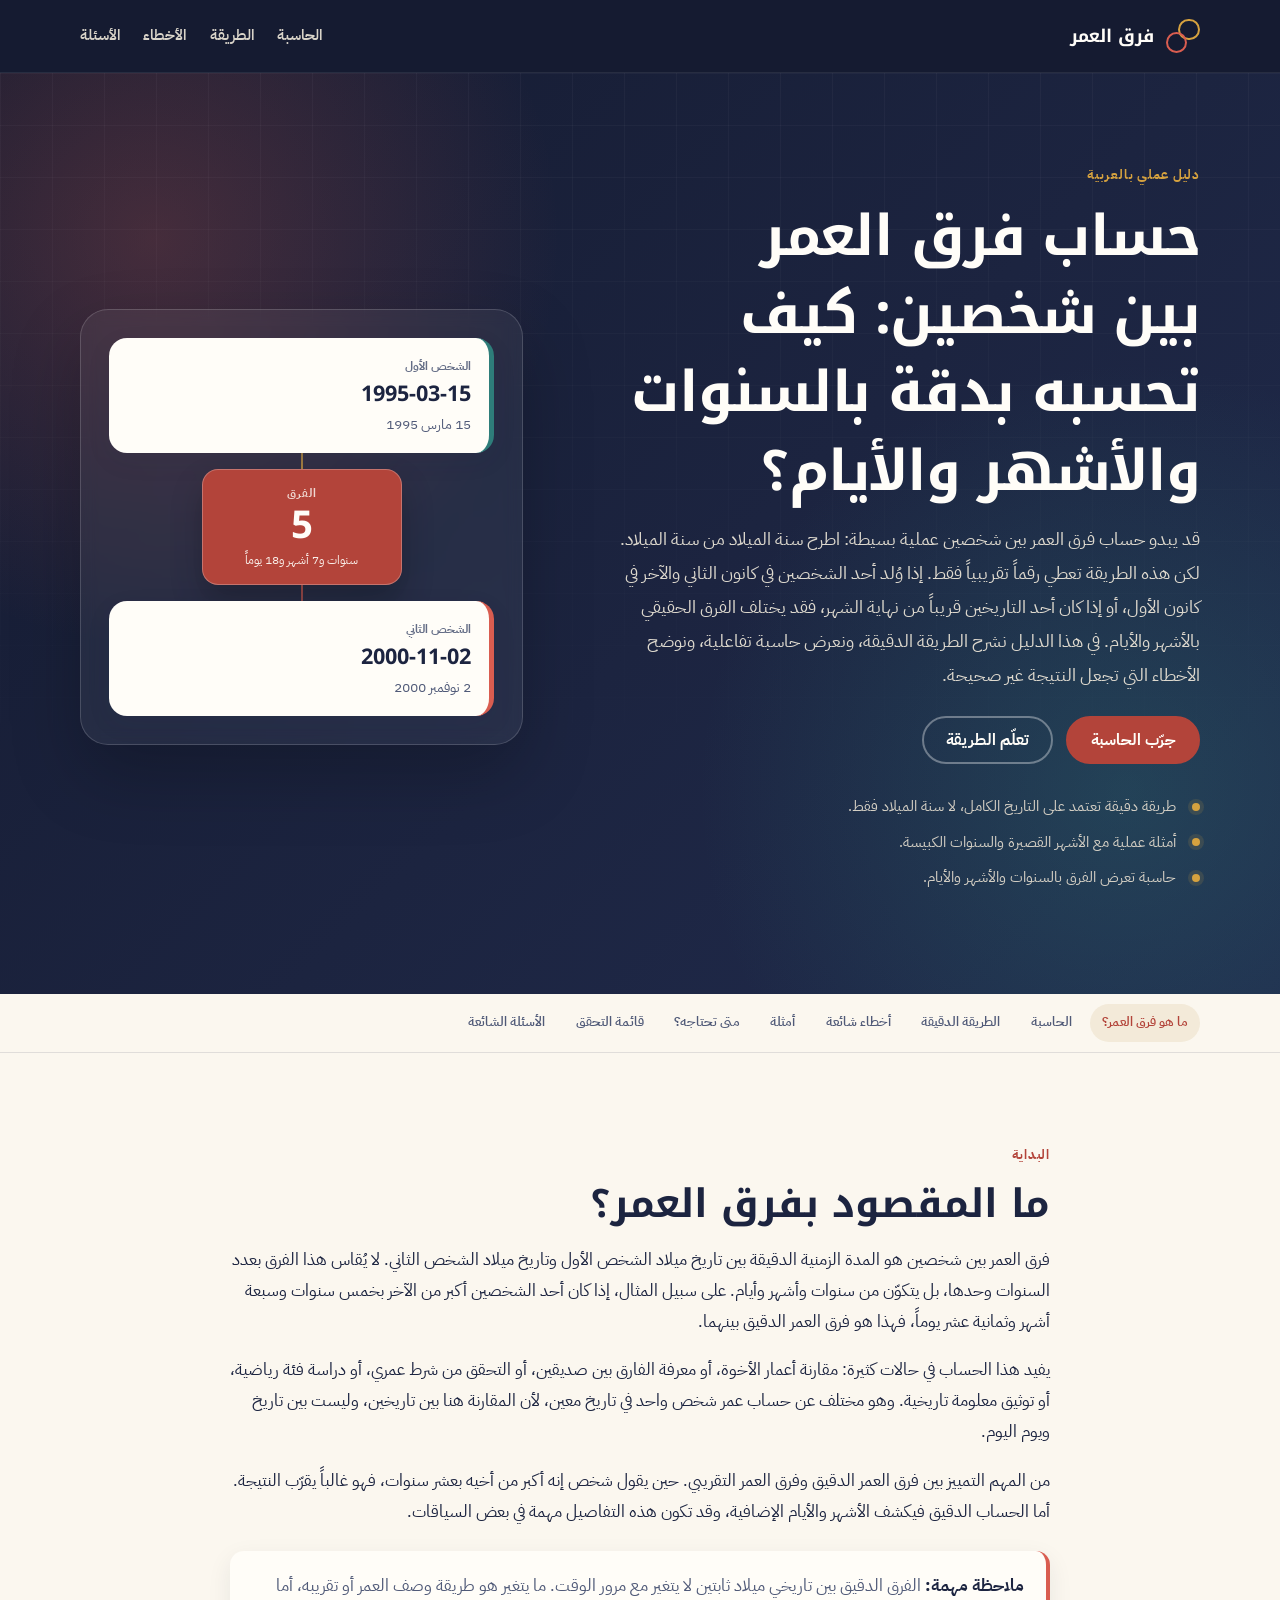
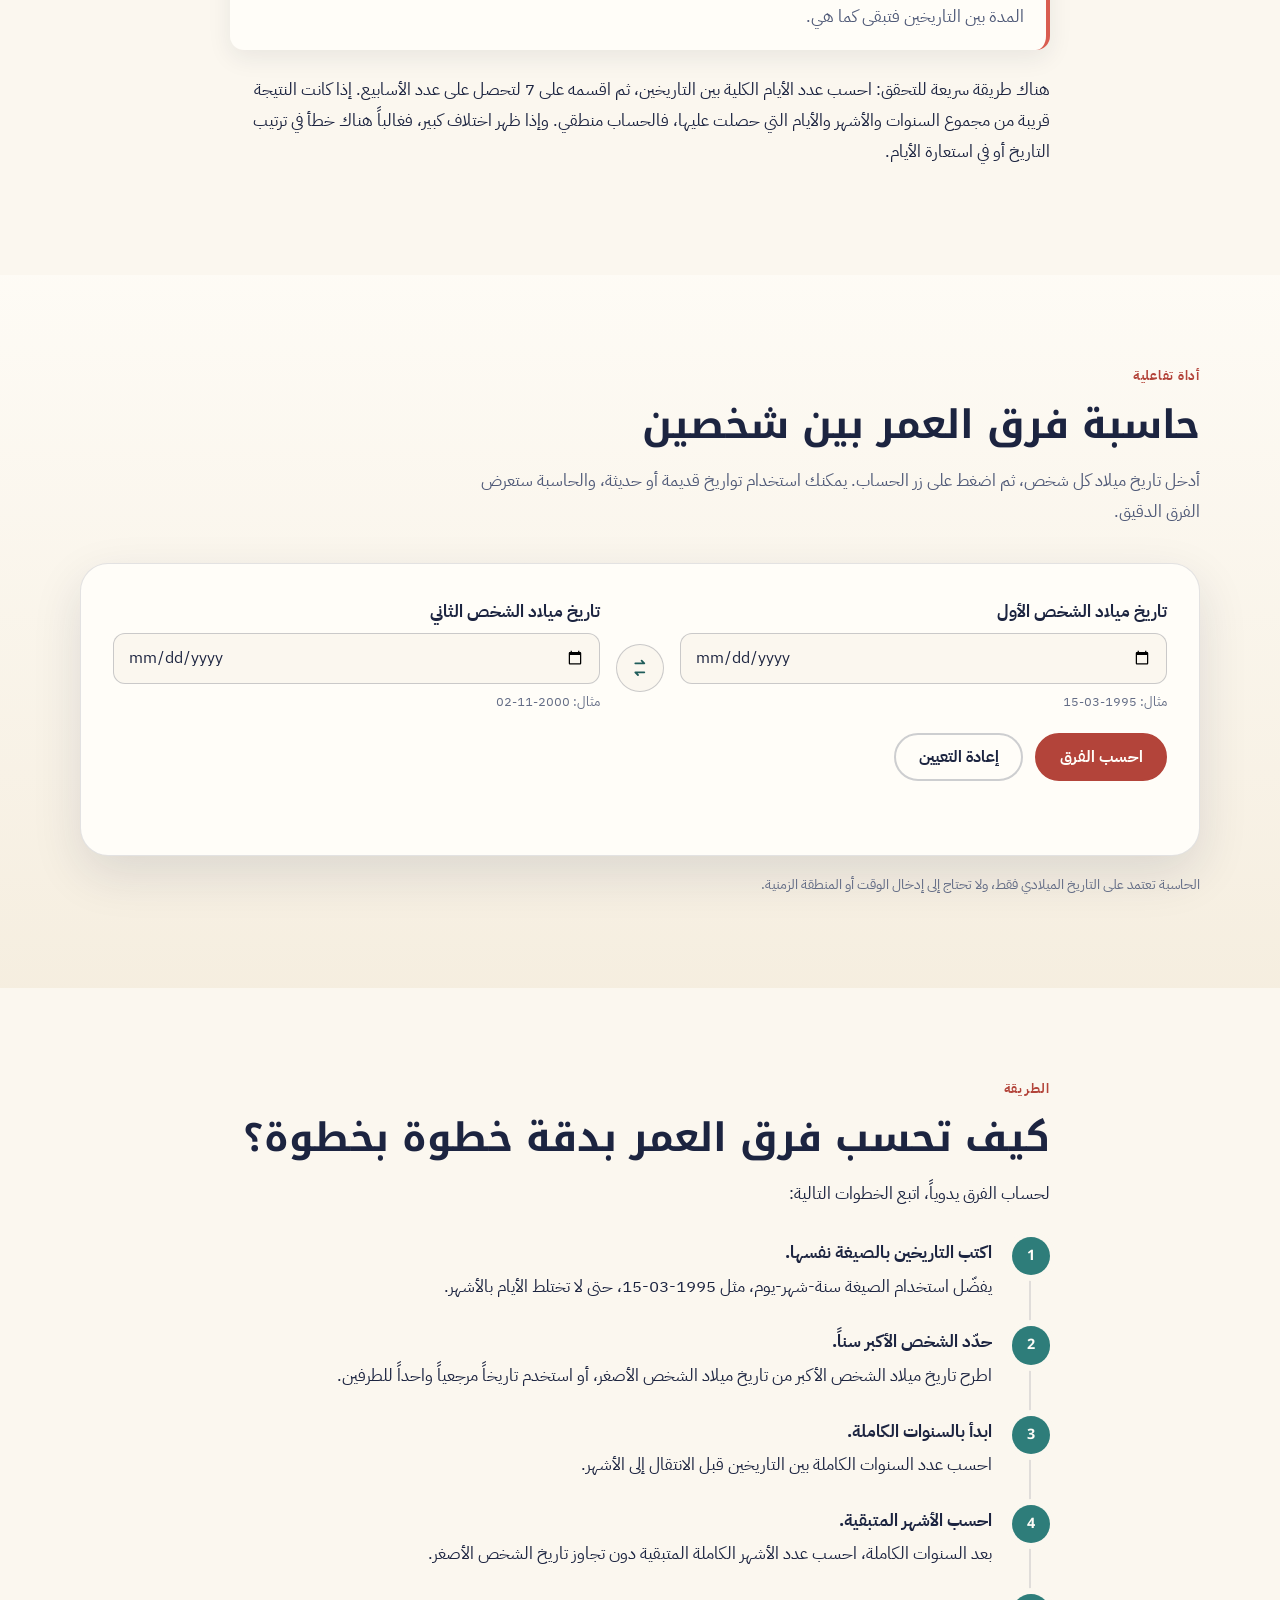
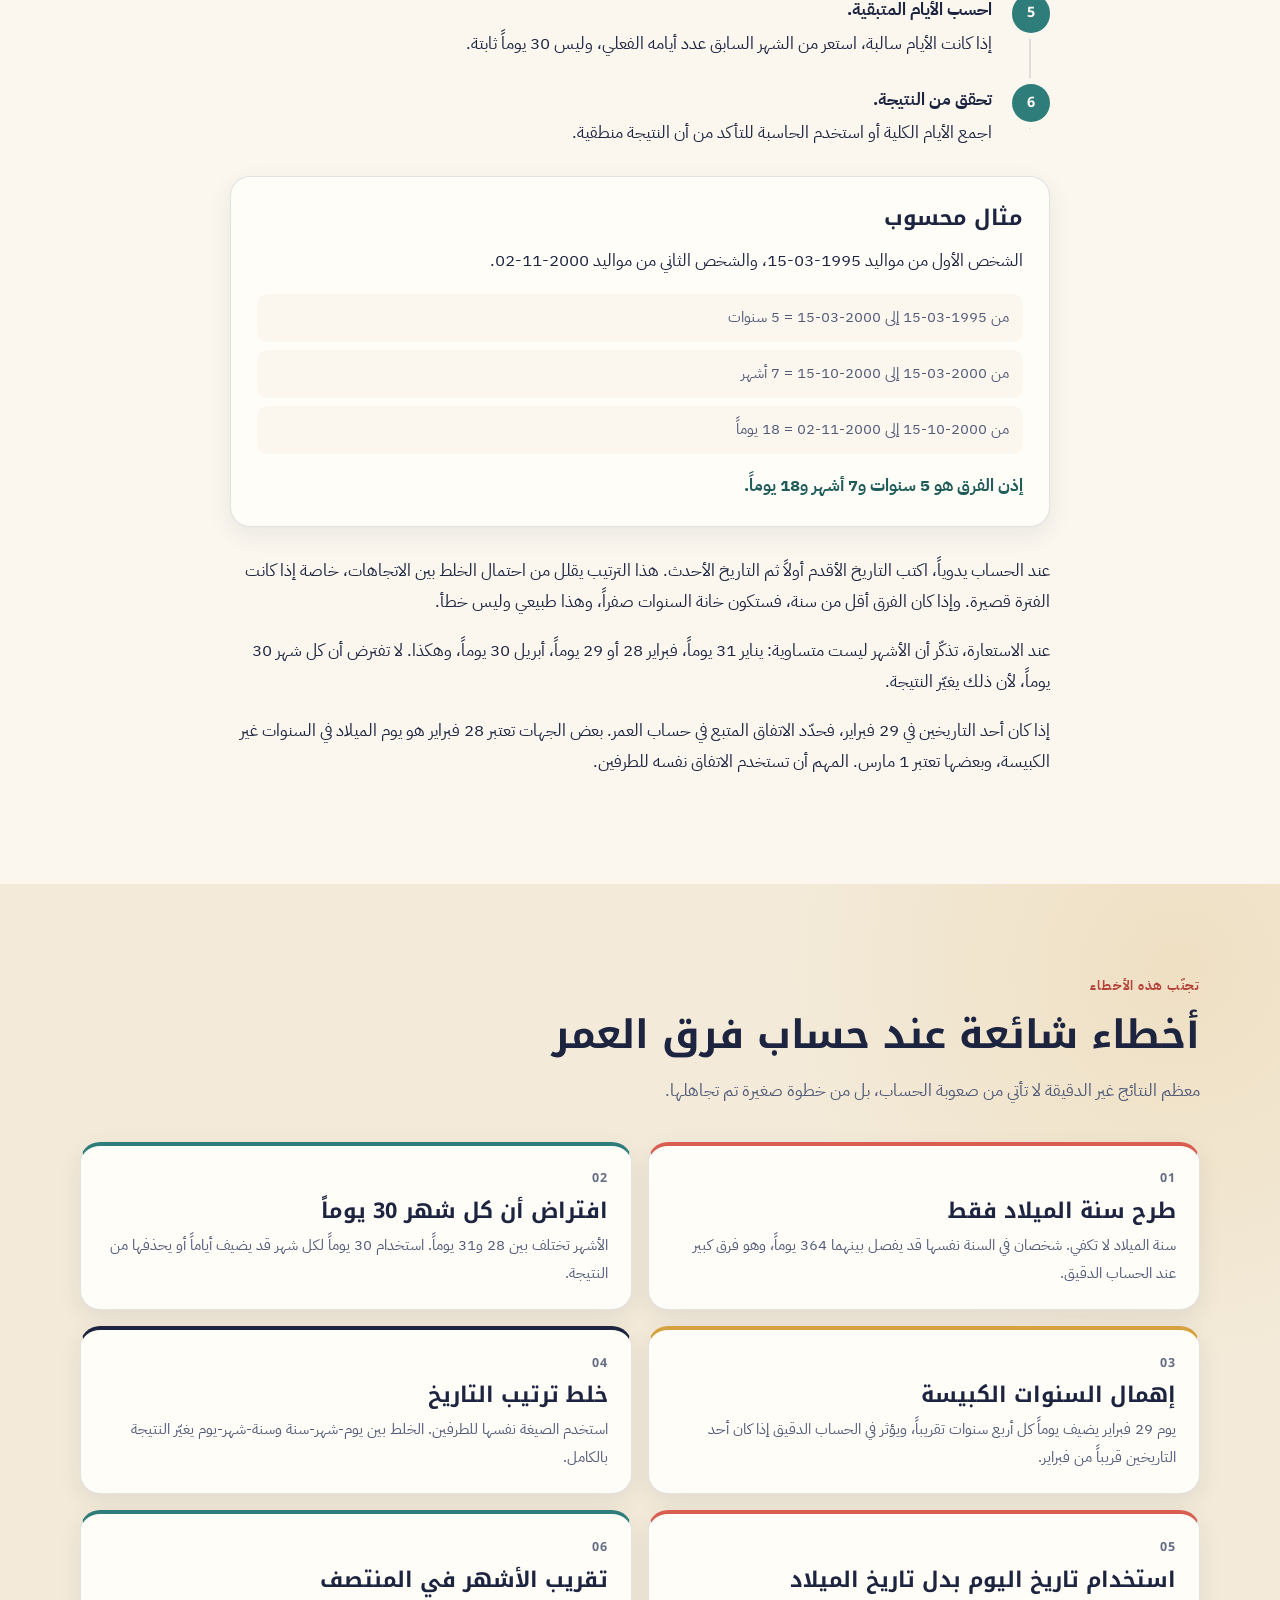
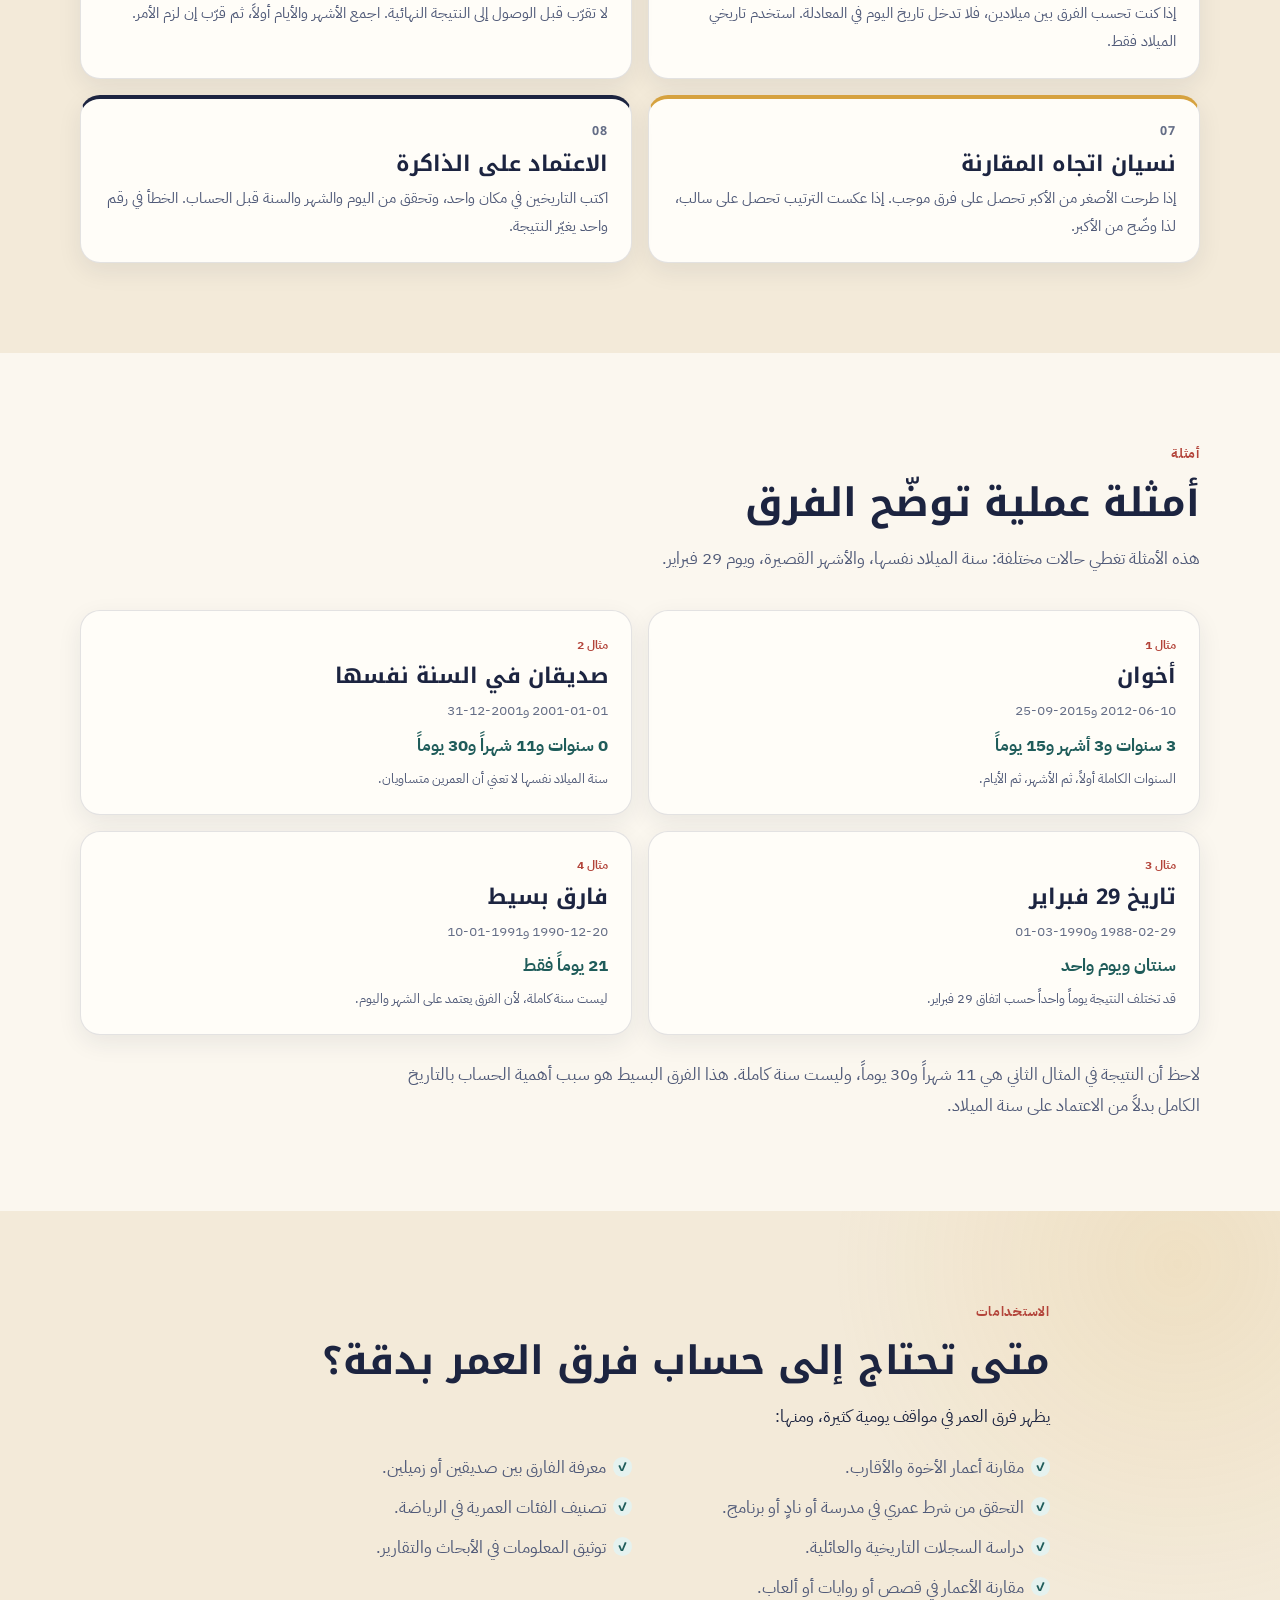
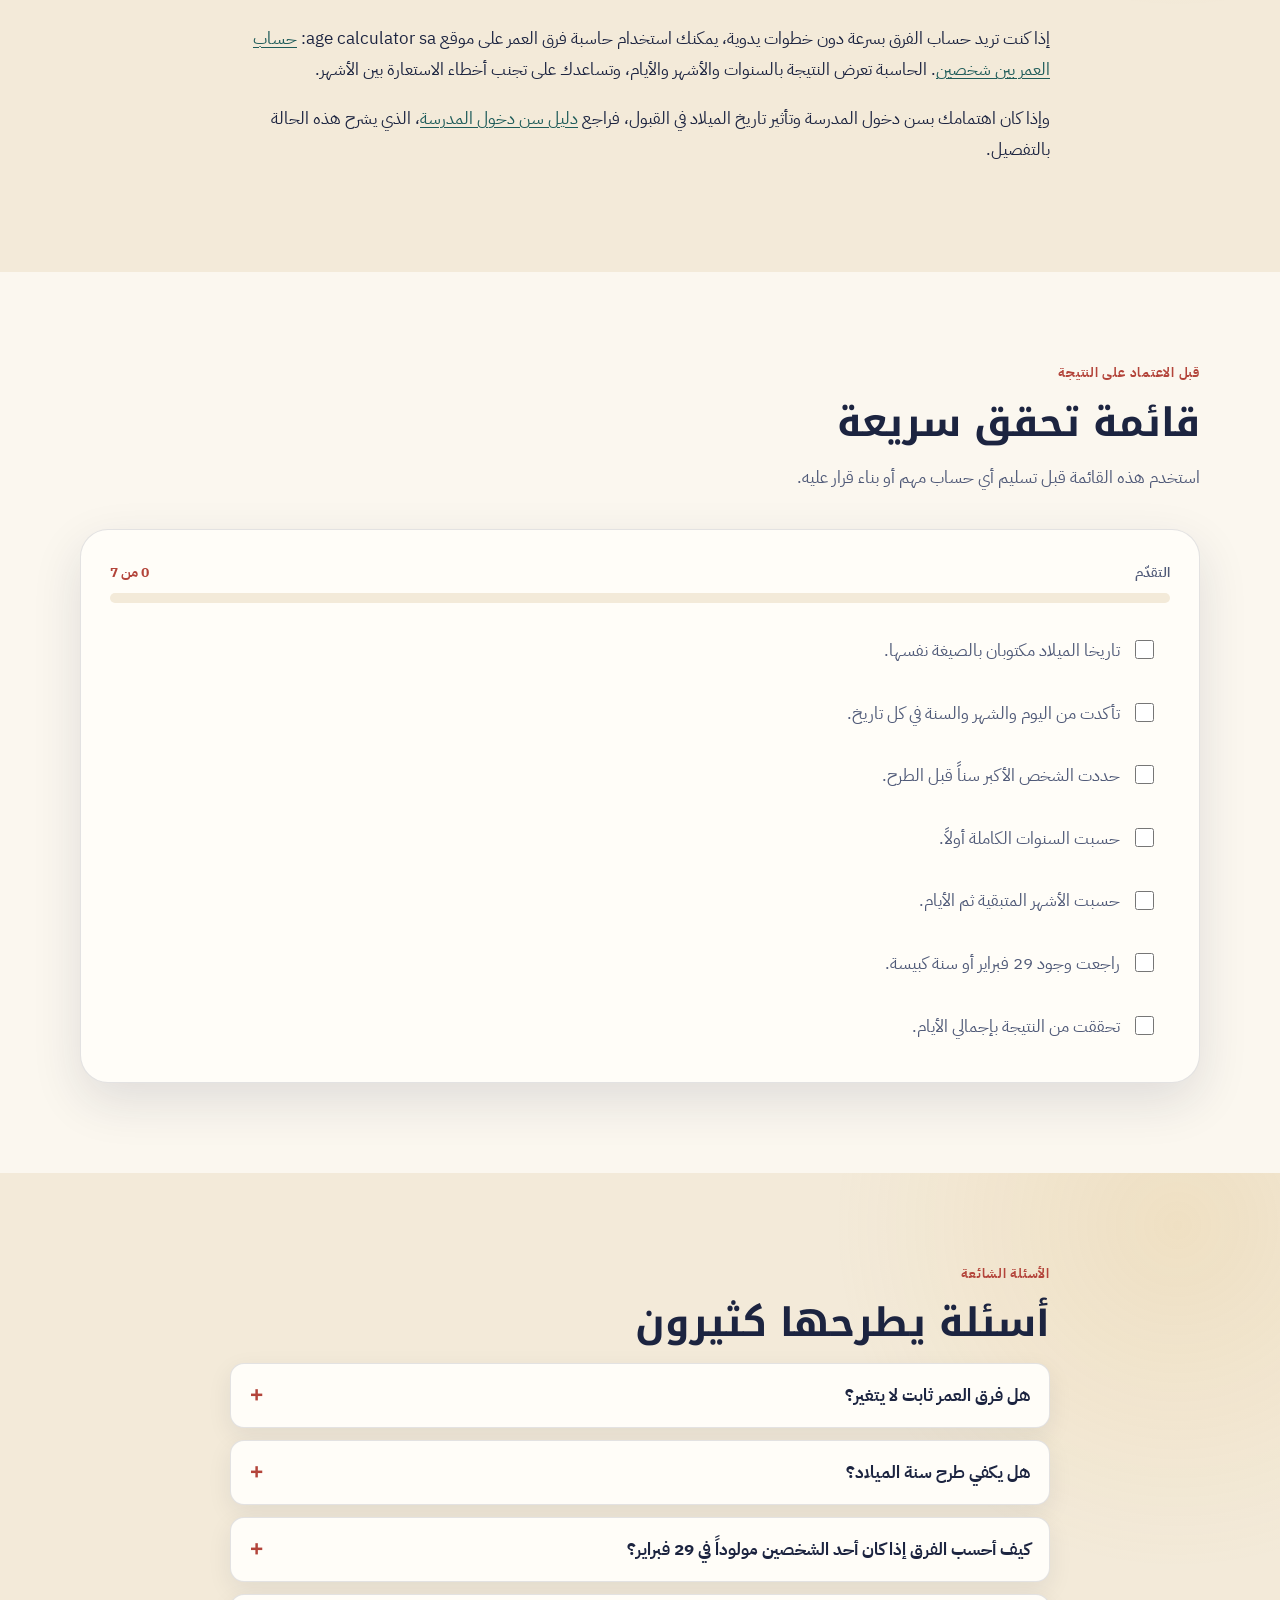
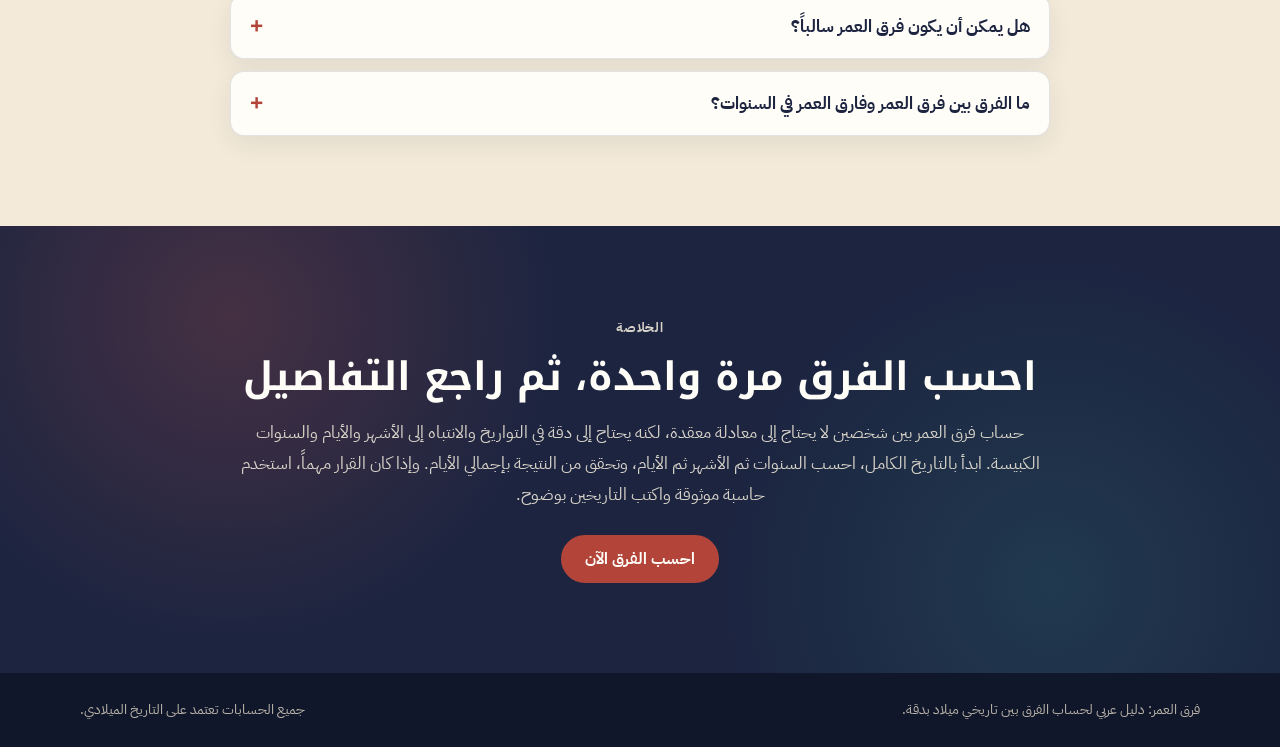
<file: public/index.html>
<!DOCTYPE html>
<html lang="ar" dir="rtl">
<head>
  <meta charset="utf-8">
  <meta name="viewport" content="width=device-width, initial-scale=1">
  <title>حساب فرق العمر بين شخصين: كيف تحسبه بدقة بالسنوات والأشهر والأيام؟</title>
  <meta name="description" content="دليل عربي عملي لحساب فرق العمر بين شخصين بالسنوات والأشهر والأيام، مع حاسبة تفاعلية، وأمثلة، وأخطاء شائعة، وقائمة تحقق قبل الاعتماد على النتيجة.">
  <meta name="author" content="فرق العمر">
  <meta name="robots" content="index, follow, max-image-preview:large">
  <meta name="theme-color" content="#1c2440">
  <link rel="canonical" href="https://age-difference-guide.onrender.com/">
  <link rel="icon" href="favicon.svg" type="image/svg+xml">

  <!-- Google Search Console verification tag will be added after the property is created. -->

  <meta property="og:locale" content="ar_AR">
  <meta property="og:type" content="article">
  <meta property="og:site_name" content="فرق العمر">
  <meta property="og:title" content="حساب فرق العمر بين شخصين: كيف تحسبه بدقة بالسنوات والأشهر والأيام؟">
  <meta property="og:description" content="طريقة دقيقة لحساب فرق العمر بين شخصين، مع حاسبة تفاعلية وأمثلة وأخطاء شائعة يجب تجنبها.">
  <meta property="og:url" content="https://age-difference-guide.onrender.com/">
  <meta property="og:image" content="https://age-difference-guide.onrender.com/og-image.png">
  <meta property="og:image:width" content="1200">
  <meta property="og:image:height" content="630">
  <meta property="article:published_time" content="2026-11-20">
  <meta property="article:modified_time" content="2026-11-20">
  <meta name="twitter:card" content="summary_large_image">
  <meta name="twitter:title" content="حساب فرق العمر بين شخصين: كيف تحسبه بدقة؟">
  <meta name="twitter:description" content="دليل عربي لحساب فرق العمر بالسنوات والأشهر والأيام، مع حاسبة تفاعلية ونصائح عملية.">
  <meta name="twitter:image" content="https://age-difference-guide.onrender.com/og-image.png">

  <link rel="preconnect" href="https://fonts.googleapis.com">
  <link rel="preconnect" href="https://fonts.gstatic.com" crossorigin>
  <link href="https://fonts.googleapis.com/css2?family=IBM+Plex+Sans+Arabic:wght@400;500;600;700&family=Noto+Kufi+Arabic:wght@500;600;700;800&display=swap" rel="stylesheet">
  <link rel="stylesheet" href="style.css?v=2">

  <script type="application/ld+json">
  {
    "@context": "https://schema.org",
    "@graph": [
      {
        "@type": "Article",
        "@id": "https://age-difference-guide.onrender.com/#article",
        "headline": "حساب فرق العمر بين شخصين: كيف تحسبه بدقة بالسنوات والأشهر والأيام؟",
        "description": "دليل عربي عملي لحساب فرق العمر بين شخصين بالسنوات والأشهر والأيام، مع حاسبة تفاعلية، وأمثلة، وأخطاء شائعة، وقائمة تحقق.",
        "inLanguage": "ar",
        "datePublished": "2026-11-20",
        "dateModified": "2026-11-20",
        "mainEntityOfPage": "https://age-difference-guide.onrender.com/",
        "author": {
          "@type": "Organization",
          "name": "فرق العمر"
        },
        "publisher": {
          "@type": "Organization",
          "name": "فرق العمر"
        }
      },
      {
        "@type": "FAQPage",
        "mainEntity": [
          {
            "@type": "Question",
            "name": "هل فرق العمر ثابت لا يتغير؟",
            "acceptedAnswer": {
              "@type": "Answer",
              "text": "الفرق الدقيق بين تاريخي الميلاد ثابت. ما يتغير هو طريقة وصف العمر أو تقريبه. المدة بين التاريخين تبقى كما هي."
            }
          },
          {
            "@type": "Question",
            "name": "هل يكفي طرح سنة الميلاد؟",
            "acceptedAnswer": {
              "@type": "Answer",
              "text": "لا. طرح سنة الميلاد يعطي تقديراً تقريبياً فقط. شخصان في السنة نفسها قد يفصل بينهما 11 شهراً و30 يوماً."
            }
          },
          {
            "@type": "Question",
            "name": "كيف أحسب الفرق إذا كان أحد الشخصين مولوداً في 29 فبراير؟",
            "acceptedAnswer": {
              "@type": "Answer",
              "text": "استخدم تاريخ الميلاد الفعلي، وحدد اتفاقاً واضحاً: هل تعتبر 28 فبراير أم 1 مارس في السنوات غير الكبيسة؟ الأفضل استخدام حاسبة تعتمد على عدد الأيام الفعلي."
            }
          },
          {
            "@type": "Question",
            "name": "هل يمكن أن يكون فرق العمر سالباً؟",
            "acceptedAnswer": {
              "@type": "Answer",
              "text": "نعم، إذا طرحت تاريخ الشخص الأكبر من تاريخ الشخص الأصغر. في هذه الحالة خذ القيمة المطلقة واذكر من الأكبر."
            }
          },
          {
            "@type": "Question",
            "name": "ما الفرق بين فرق العمر وفارق العمر في السنوات؟",
            "acceptedAnswer": {
              "@type": "Answer",
              "text": "فرق العمر في السنوات وصف مختصر، أما فرق العمر الدقيق فيشمل الأشهر والأيام. الأول مناسب للكلام اليومي، والثاني مناسب للتحقق من الشروط والتوثيق."
            }
          }
        ]
      }
    ]
  }
  </script>
</head>
<body>
  <a class="skip-link" href="#main">تجاوز إلى المحتوى</a>

  <header class="site-header">
    <div class="container header-inner">
      <a class="brand" href="./" aria-label="فرق العمر، الصفحة الرئيسية">
        <span class="brand-mark" aria-hidden="true">
          <span></span>
          <span></span>
        </span>
        <span class="brand-text">فرق العمر</span>
      </a>
      <nav class="top-nav" aria-label="روابط سريعة">
        <a href="#calculator">الحاسبة</a>
        <a href="#method">الطريقة</a>
        <a href="#mistakes">الأخطاء</a>
        <a href="#faq">الأسئلة</a>
      </nav>
    </div>
  </header>

  <main id="main">
    <section class="hero">
      <div class="container hero-grid">
        <div class="hero-copy">
          <p class="eyebrow">دليل عملي بالعربية</p>
          <h1>حساب فرق العمر بين شخصين: كيف تحسبه بدقة بالسنوات والأشهر والأيام؟</h1>
          <p class="lead">قد يبدو حساب فرق العمر بين شخصين عملية بسيطة: اطرح سنة الميلاد من سنة الميلاد. لكن هذه الطريقة تعطي رقماً تقريبياً فقط. إذا وُلد أحد الشخصين في كانون الثاني والآخر في كانون الأول، أو إذا كان أحد التاريخين قريباً من نهاية الشهر، فقد يختلف الفرق الحقيقي بالأشهر والأيام. في هذا الدليل نشرح الطريقة الدقيقة، ونعرض حاسبة تفاعلية، ونوضح الأخطاء التي تجعل النتيجة غير صحيحة.</p>
          <div class="hero-actions">
            <a class="button button-primary" href="#calculator">جرّب الحاسبة</a>
            <a class="button button-ghost" href="#method">تعلّم الطريقة</a>
          </div>
          <ul class="hero-points">
            <li>طريقة دقيقة تعتمد على التاريخ الكامل، لا سنة الميلاد فقط.</li>
            <li>أمثلة عملية مع الأشهر القصيرة والسنوات الكبيسة.</li>
            <li>حاسبة تعرض الفرق بالسنوات والأشهر والأيام.</li>
          </ul>
        </div>

        <div class="hero-visual" role="group" aria-label="مثال على مقارنة تاريخي ميلاد">
          <div class="timeline-line" aria-hidden="true"></div>
          <div class="date-card date-card-a">
            <span class="date-card-label">الشخص الأول</span>
            <strong>1995-03-15</strong>
            <span>15 مارس 1995</span>
          </div>
          <div class="difference-badge">
            <span>الفرق</span>
            <strong>5</strong>
            <span>سنوات و7 أشهر و18 يوماً</span>
          </div>
          <div class="date-card date-card-b">
            <span class="date-card-label">الشخص الثاني</span>
            <strong>2000-11-02</strong>
            <span>2 نوفمبر 2000</span>
          </div>
        </div>
      </div>
    </section>

    <nav class="chapter-nav" aria-label="فصول الدليل">
      <div class="container chapter-nav-inner">
        <a href="#what">ما هو فرق العمر؟</a>
        <a href="#calculator">الحاسبة</a>
        <a href="#method">الطريقة الدقيقة</a>
        <a href="#mistakes">أخطاء شائعة</a>
        <a href="#examples">أمثلة</a>
        <a href="#uses">متى تحتاجه؟</a>
        <a href="#checklist">قائمة التحقق</a>
        <a href="#faq">الأسئلة الشائعة</a>
      </div>
    </nav>

    <section id="what" class="section">
      <div class="container narrow">
        <p class="section-kicker">البداية</p>
        <h2>ما المقصود بفرق العمر؟</h2>
        <p>فرق العمر بين شخصين هو المدة الزمنية الدقيقة بين تاريخ ميلاد الشخص الأول وتاريخ ميلاد الشخص الثاني. لا يُقاس هذا الفرق بعدد السنوات وحدها، بل يتكوّن من سنوات وأشهر وأيام. على سبيل المثال، إذا كان أحد الشخصين أكبر من الآخر بخمس سنوات وسبعة أشهر وثمانية عشر يوماً، فهذا هو فرق العمر الدقيق بينهما.</p>
        <p>يفيد هذا الحساب في حالات كثيرة: مقارنة أعمار الأخوة، أو معرفة الفارق بين صديقين، أو التحقق من شرط عمري، أو دراسة فئة رياضية، أو توثيق معلومة تاريخية. وهو مختلف عن حساب عمر شخص واحد في تاريخ معين، لأن المقارنة هنا بين تاريخين، وليست بين تاريخ ويوم اليوم.</p>
        <p>من المهم التمييز بين فرق العمر الدقيق وفرق العمر التقريبي. حين يقول شخص إنه أكبر من أخيه بعشر سنوات، فهو غالباً يقرّب النتيجة. أما الحساب الدقيق فيكشف الأشهر والأيام الإضافية، وقد تكون هذه التفاصيل مهمة في بعض السياقات.</p>
        <div class="note-card">
          <strong>ملاحظة مهمة:</strong>
          الفرق الدقيق بين تاريخي ميلاد ثابتين لا يتغير مع مرور الوقت. ما يتغير هو طريقة وصف العمر أو تقريبه، أما المدة بين التاريخين فتبقى كما هي.
        </div>
        <p>هناك طريقة سريعة للتحقق: احسب عدد الأيام الكلية بين التاريخين، ثم اقسمه على 7 لتحصل على عدد الأسابيع. إذا كانت النتيجة قريبة من مجموع السنوات والأشهر والأيام التي حصلت عليها، فالحساب منطقي. وإذا ظهر اختلاف كبير، فغالباً هناك خطأ في ترتيب التاريخ أو في استعارة الأيام.</p>
      </div>
    </section>

    <section id="calculator" class="section section-calculator">
      <div class="container">
        <div class="section-heading">
          <p class="section-kicker">أداة تفاعلية</p>
          <h2>حاسبة فرق العمر بين شخصين</h2>
          <p>أدخل تاريخ ميلاد كل شخص، ثم اضغط على زر الحساب. يمكنك استخدام تواريخ قديمة أو حديثة، والحاسبة ستعرض الفرق الدقيق.</p>
        </div>

        <div class="calculator-card">
          <form id="age-difference-form" class="calculator-form" novalidate>
            <div class="date-field">
              <label for="person-a">تاريخ ميلاد الشخص الأول</label>
              <input type="date" id="person-a" name="person-a" required>
              <small>مثال: 1995-03-15</small>
            </div>

            <button type="button" class="swap-button" id="swap-dates" aria-label="تبديل التاريخين">
              <svg viewBox="0 0 24 24" aria-hidden="true" focusable="false">
                <path d="M7 7h10l-3-3M17 17H7l3 3" fill="none" stroke="currentColor" stroke-width="2" stroke-linecap="round" stroke-linejoin="round"/>
              </svg>
            </button>

            <div class="date-field">
              <label for="person-b">تاريخ ميلاد الشخص الثاني</label>
              <input type="date" id="person-b" name="person-b" required>
              <small>مثال: 2000-11-02</small>
            </div>

            <div class="calculator-actions">
              <button type="submit" class="button button-primary">احسب الفرق</button>
              <button type="button" class="button button-ghost" id="reset-calculator">إعادة التعيين</button>
            </div>
            <p class="form-message" id="form-message" role="status" aria-live="polite"></p>
          </form>

          <div class="result-panel" id="result-panel" hidden>
            <p class="result-kicker">النتيجة</p>
            <p class="result-summary" id="result-summary"></p>
            <div class="result-grid">
              <div class="result-item"><span>السنوات</span><strong id="result-years">0</strong></div>
              <div class="result-item"><span>الأشهر</span><strong id="result-months">0</strong></div>
              <div class="result-item"><span>الأيام</span><strong id="result-days">0</strong></div>
              <div class="result-item"><span>إجمالي الأيام</span><strong id="result-total-days">0</strong></div>
              <div class="result-item"><span>الأشهر الكاملة</span><strong id="result-total-months">0</strong></div>
              <div class="result-item"><span>الأسابيع الكاملة</span><strong id="result-total-weeks">0</strong></div>
            </div>
            <p class="result-note" id="result-note"></p>
          </div>
        </div>

        <p class="calculator-hint">الحاسبة تعتمد على التاريخ الميلادي فقط، ولا تحتاج إلى إدخال الوقت أو المنطقة الزمنية.</p>
      </div>
    </section>

    <section id="method" class="section">
      <div class="container narrow">
        <p class="section-kicker">الطريقة</p>
        <h2>كيف تحسب فرق العمر بدقة خطوة بخطوة؟</h2>
        <p>لحساب الفرق يدوياً، اتبع الخطوات التالية:</p>
        <ol class="steps">
          <li>
            <strong>اكتب التاريخين بالصيغة نفسها.</strong>
            يفضّل استخدام الصيغة سنة-شهر-يوم، مثل 1995-03-15، حتى لا تختلط الأيام بالأشهر.
          </li>
          <li>
            <strong>حدّد الشخص الأكبر سناً.</strong>
            اطرح تاريخ ميلاد الشخص الأكبر من تاريخ ميلاد الشخص الأصغر، أو استخدم تاريخاً مرجعياً واحداً للطرفين.
          </li>
          <li>
            <strong>ابدأ بالسنوات الكاملة.</strong>
            احسب عدد السنوات الكاملة بين التاريخين قبل الانتقال إلى الأشهر.
          </li>
          <li>
            <strong>احسب الأشهر المتبقية.</strong>
            بعد السنوات الكاملة، احسب عدد الأشهر الكاملة المتبقية دون تجاوز تاريخ الشخص الأصغر.
          </li>
          <li>
            <strong>احسب الأيام المتبقية.</strong>
            إذا كانت الأيام سالبة، استعر من الشهر السابق عدد أيامه الفعلي، وليس 30 يوماً ثابتة.
          </li>
          <li>
            <strong>تحقق من النتيجة.</strong>
            اجمع الأيام الكلية أو استخدم الحاسبة للتأكد من أن النتيجة منطقية.
          </li>
        </ol>

        <div class="example-card">
          <h3>مثال محسوب</h3>
          <p>الشخص الأول من مواليد 1995-03-15، والشخص الثاني من مواليد 2000-11-02.</p>
          <div class="example-math">
            <span>من 1995-03-15 إلى 2000-03-15 = 5 سنوات</span>
            <span>من 2000-03-15 إلى 2000-10-15 = 7 أشهر</span>
            <span>من 2000-10-15 إلى 2000-11-02 = 18 يوماً</span>
          </div>
          <p class="example-result">إذن الفرق هو 5 سنوات و7 أشهر و18 يوماً.</p>
        </div>

        <p>عند الحساب يدوياً، اكتب التاريخ الأقدم أولاً ثم التاريخ الأحدث. هذا الترتيب يقلل من احتمال الخلط بين الاتجاهات، خاصة إذا كانت الفترة قصيرة. وإذا كان الفرق أقل من سنة، فستكون خانة السنوات صفراً، وهذا طبيعي وليس خطأ.</p>
        <p>عند الاستعارة، تذكّر أن الأشهر ليست متساوية: يناير 31 يوماً، فبراير 28 أو 29 يوماً، أبريل 30 يوماً، وهكذا. لا تفترض أن كل شهر 30 يوماً، لأن ذلك يغيّر النتيجة.</p>
        <p>إذا كان أحد التاريخين في 29 فبراير، فحدّد الاتفاق المتبع في حساب العمر. بعض الجهات تعتبر 28 فبراير هو يوم الميلاد في السنوات غير الكبيسة، وبعضها تعتبر 1 مارس. المهم أن تستخدم الاتفاق نفسه للطرفين.</p>
      </div>
    </section>

    <section id="mistakes" class="section section-alt">
      <div class="container">
        <div class="section-heading">
          <p class="section-kicker">تجنّب هذه الأخطاء</p>
          <h2>أخطاء شائعة عند حساب فرق العمر</h2>
          <p>معظم النتائج غير الدقيقة لا تأتي من صعوبة الحساب، بل من خطوة صغيرة تم تجاهلها.</p>
        </div>
        <div class="card-grid">
          <article class="info-card">
            <span class="card-number">01</span>
            <h3>طرح سنة الميلاد فقط</h3>
            <p>سنة الميلاد لا تكفي. شخصان في السنة نفسها قد يفصل بينهما 364 يوماً، وهو فرق كبير عند الحساب الدقيق.</p>
          </article>
          <article class="info-card">
            <span class="card-number">02</span>
            <h3>افتراض أن كل شهر 30 يوماً</h3>
            <p>الأشهر تختلف بين 28 و31 يوماً. استخدام 30 يوماً لكل شهر قد يضيف أياماً أو يحذفها من النتيجة.</p>
          </article>
          <article class="info-card">
            <span class="card-number">03</span>
            <h3>إهمال السنوات الكبيسة</h3>
            <p>يوم 29 فبراير يضيف يوماً كل أربع سنوات تقريباً، ويؤثر في الحساب الدقيق إذا كان أحد التاريخين قريباً من فبراير.</p>
          </article>
          <article class="info-card">
            <span class="card-number">04</span>
            <h3>خلط ترتيب التاريخ</h3>
            <p>استخدم الصيغة نفسها للطرفين. الخلط بين يوم-شهر-سنة وسنة-شهر-يوم يغيّر النتيجة بالكامل.</p>
          </article>
          <article class="info-card">
            <span class="card-number">05</span>
            <h3>استخدام تاريخ اليوم بدل تاريخ الميلاد</h3>
            <p>إذا كنت تحسب الفرق بين ميلادين، فلا تدخل تاريخ اليوم في المعادلة. استخدم تاريخي الميلاد فقط.</p>
          </article>
          <article class="info-card">
            <span class="card-number">06</span>
            <h3>تقريب الأشهر في المنتصف</h3>
            <p>لا تقرّب قبل الوصول إلى النتيجة النهائية. اجمع الأشهر والأيام أولاً، ثم قرّب إن لزم الأمر.</p>
          </article>
          <article class="info-card">
            <span class="card-number">07</span>
            <h3>نسيان اتجاه المقارنة</h3>
            <p>إذا طرحت الأصغر من الأكبر تحصل على فرق موجب. إذا عكست الترتيب تحصل على سالب، لذا وضّح من الأكبر.</p>
          </article>
          <article class="info-card">
            <span class="card-number">08</span>
            <h3>الاعتماد على الذاكرة</h3>
            <p>اكتب التاريخين في مكان واحد، وتحقق من اليوم والشهر والسنة قبل الحساب. الخطأ في رقم واحد يغيّر النتيجة.</p>
          </article>
        </div>
      </div>
    </section>

    <section id="examples" class="section">
      <div class="container">
        <div class="section-heading">
          <p class="section-kicker">أمثلة</p>
          <h2>أمثلة عملية توضّح الفرق</h2>
          <p>هذه الأمثلة تغطي حالات مختلفة: سنة الميلاد نفسها، والأشهر القصيرة، ويوم 29 فبراير.</p>
        </div>
        <div class="example-grid">
          <article class="example-tile">
            <span class="example-label">مثال 1</span>
            <h3>أخوان</h3>
            <p>2012-06-10 و2015-09-25</p>
            <strong>3 سنوات و3 أشهر و15 يوماً</strong>
            <small>السنوات الكاملة أولاً، ثم الأشهر، ثم الأيام.</small>
          </article>
          <article class="example-tile">
            <span class="example-label">مثال 2</span>
            <h3>صديقان في السنة نفسها</h3>
            <p>2001-01-01 و2001-12-31</p>
            <strong>0 سنوات و11 شهراً و30 يوماً</strong>
            <small>سنة الميلاد نفسها لا تعني أن العمرين متساويان.</small>
          </article>
          <article class="example-tile">
            <span class="example-label">مثال 3</span>
            <h3>تاريخ 29 فبراير</h3>
            <p>1988-02-29 و1990-03-01</p>
            <strong>سنتان ويوم واحد</strong>
            <small>قد تختلف النتيجة يوماً واحداً حسب اتفاق 29 فبراير.</small>
          </article>
          <article class="example-tile">
            <span class="example-label">مثال 4</span>
            <h3>فارق بسيط</h3>
            <p>1990-12-20 و1991-01-10</p>
            <strong>21 يوماً فقط</strong>
            <small>ليست سنة كاملة، لأن الفرق يعتمد على الشهر واليوم.</small>
          </article>
        </div>
        <p class="section-footnote">لاحظ أن النتيجة في المثال الثاني هي 11 شهراً و30 يوماً، وليست سنة كاملة. هذا الفرق البسيط هو سبب أهمية الحساب بالتاريخ الكامل بدلاً من الاعتماد على سنة الميلاد.</p>
      </div>
    </section>

    <section id="uses" class="section section-alt">
      <div class="container narrow">
        <p class="section-kicker">الاستخدامات</p>
        <h2>متى تحتاج إلى حساب فرق العمر بدقة؟</h2>
        <p>يظهر فرق العمر في مواقف يومية كثيرة، ومنها:</p>
        <ul class="use-list">
          <li>مقارنة أعمار الأخوة والأقارب.</li>
          <li>معرفة الفارق بين صديقين أو زميلين.</li>
          <li>التحقق من شرط عمري في مدرسة أو نادٍ أو برنامج.</li>
          <li>تصنيف الفئات العمرية في الرياضة.</li>
          <li>دراسة السجلات التاريخية والعائلية.</li>
          <li>توثيق المعلومات في الأبحاث والتقارير.</li>
          <li>مقارنة الأعمار في قصص أو روايات أو ألعاب.</li>
        </ul>
        <p>إذا كنت تريد حساب الفرق بسرعة دون خطوات يدوية، يمكنك استخدام حاسبة فرق العمر على موقع age calculator sa: <a href="https://agecalculatorsa.com/age-difference/">حساب العمر بين شخصين</a>. الحاسبة تعرض النتيجة بالسنوات والأشهر والأيام، وتساعدك على تجنب أخطاء الاستعارة بين الأشهر.</p>
        <p>وإذا كان اهتمامك بسن دخول المدرسة وتأثير تاريخ الميلاد في القبول، فراجع <a href="https://school-age-guide.web.app/">دليل سن دخول المدرسة</a>، الذي يشرح هذه الحالة بالتفصيل.</p>
      </div>
    </section>

    <section id="checklist" class="section">
      <div class="container">
        <div class="section-heading">
          <p class="section-kicker">قبل الاعتماد على النتيجة</p>
          <h2>قائمة تحقق سريعة</h2>
          <p>استخدم هذه القائمة قبل تسليم أي حساب مهم أو بناء قرار عليه.</p>
        </div>
        <div class="checklist-card">
          <div class="progress-wrap">
            <div class="progress-label"><span>التقدّم</span><strong id="checklist-progress">0 من 7</strong></div>
            <div class="progress-track"><div class="progress-bar" id="checklist-bar"></div></div>
          </div>
          <ul class="checklist">
            <li><label><input type="checkbox"> تاريخا الميلاد مكتوبان بالصيغة نفسها.</label></li>
            <li><label><input type="checkbox"> تأكدت من اليوم والشهر والسنة في كل تاريخ.</label></li>
            <li><label><input type="checkbox"> حددت الشخص الأكبر سناً قبل الطرح.</label></li>
            <li><label><input type="checkbox"> حسبت السنوات الكاملة أولاً.</label></li>
            <li><label><input type="checkbox"> حسبت الأشهر المتبقية ثم الأيام.</label></li>
            <li><label><input type="checkbox"> راجعت وجود 29 فبراير أو سنة كبيسة.</label></li>
            <li><label><input type="checkbox"> تحققت من النتيجة بإجمالي الأيام.</label></li>
          </ul>
        </div>
      </div>
    </section>

    <section id="faq" class="section section-alt">
      <div class="container narrow">
        <p class="section-kicker">الأسئلة الشائعة</p>
        <h2>أسئلة يطرحها كثيرون</h2>
        <div class="faq-list">
          <details>
            <summary>هل فرق العمر ثابت لا يتغير؟</summary>
            <p>الفرق الدقيق بين تاريخي الميلاد ثابت. ما يتغير هو طريقة وصف العمر أو تقريبه. إذا قارنت العمرين في تاريخين مختلفين، فقد يتغير الفرق في السنوات المقرّبة، لكن المدة بين تاريخي الميلاد تبقى نفسها.</p>
          </details>
          <details>
            <summary>هل يكفي طرح سنة الميلاد؟</summary>
            <p>لا. طرح سنة الميلاد يعطي تقديراً تقريبياً فقط. شخصان في السنة نفسها قد يفصل بينهما 11 شهراً و30 يوماً، وهو فرق كبير عند حساب العمر بدقة.</p>
          </details>
          <details>
            <summary>كيف أحسب الفرق إذا كان أحد الشخصين مولوداً في 29 فبراير؟</summary>
            <p>استخدم تاريخ الميلاد الفعلي، وحدد اتفاقاً واضحاً: هل تعتبر 28 فبراير أم 1 مارس في السنوات غير الكبيسة؟ الأفضل استخدام حاسبة تعتمد على عدد الأيام الفعلي، مع توضيح القاعدة.</p>
          </details>
          <details>
            <summary>هل يمكن أن يكون فرق العمر سالباً؟</summary>
            <p>نعم، إذا طرحت تاريخ الشخص الأكبر من تاريخ الشخص الأصغر. في هذه الحالة خذ القيمة المطلقة واذكر من الأكبر. الحاسبة تعرض الاتجاه تلقائياً.</p>
          </details>
          <details>
            <summary>ما الفرق بين فرق العمر وفارق العمر في السنوات؟</summary>
            <p>فرق العمر في السنوات وصف مختصر، أما فرق العمر الدقيق فيشمل الأشهر والأيام. الأول مناسب للكلام اليومي، والثاني مناسب للتحقق من الشروط والتوثيق.</p>
          </details>
        </div>
      </div>
    </section>

    <section class="section final-cta">
      <div class="container narrow">
        <p class="section-kicker">الخلاصة</p>
        <h2>احسب الفرق مرة واحدة، ثم راجع التفاصيل</h2>
        <p>حساب فرق العمر بين شخصين لا يحتاج إلى معادلة معقدة، لكنه يحتاج إلى دقة في التواريخ والانتباه إلى الأشهر والأيام والسنوات الكبيسة. ابدأ بالتاريخ الكامل، احسب السنوات ثم الأشهر ثم الأيام، وتحقق من النتيجة بإجمالي الأيام. وإذا كان القرار مهماً، استخدم حاسبة موثوقة واكتب التاريخين بوضوح.</p>
        <a class="button button-primary" href="#calculator">احسب الفرق الآن</a>
      </div>
    </section>
  </main>

  <footer class="site-footer">
    <div class="container footer-inner">
      <p>فرق العمر: دليل عربي لحساب الفرق بين تاريخي ميلاد بدقة.</p>
      <p>جميع الحسابات تعتمد على التاريخ الميلادي.</p>
    </div>
  </footer>

  <script src="script.js?v=2"></script>
</body>
</html>
</file>
<file: public/style.css>
:root {
  --ink: #1c2440;
  --ink-soft: #505a78;
  --ink-muted: #646d86;
  --paper: #fbf7ef;
  --paper-2: #f3ead9;
  --paper-3: #ece0ca;
  --white: #fffdf8;
  --coral: #d95d50;
  --coral-strong: #b3443a;
  --coral-dark: #8f332c;
  --teal: #2e7d7a;
  --teal-dark: #1f5c5a;
  --teal-soft: #e5f2ef;
  --gold: #d6a23f;
  --gold-soft: #f5e7c8;
  --line: rgba(28, 36, 64, 0.12);
  --line-strong: rgba(28, 36, 64, 0.22);
  --shadow: 0 18px 50px rgba(28, 36, 64, 0.12);
  --shadow-soft: 0 8px 24px rgba(28, 36, 64, 0.08);
  --radius-lg: 28px;
  --radius-md: 20px;
  --radius-sm: 14px;
  --container: 1120px;
  --narrow: 820px;
  --font-body: "IBM Plex Sans Arabic", "Segoe UI", Tahoma, sans-serif;
  --font-heading: "Noto Kufi Arabic", "Segoe UI", Tahoma, sans-serif;
}

*,
*::before,
*::after {
  box-sizing: border-box;
}

html {
  scroll-behavior: smooth;
  scroll-padding-top: 4.75rem;
}

body {
  margin: 0;
  background: var(--paper);
  color: var(--ink);
  font-family: var(--font-body);
  font-size: 1.05rem;
  line-height: 1.85;
  overflow-x: clip;
  text-rendering: optimizeLegibility;
  -webkit-font-smoothing: antialiased;
}

body,
button,
input {
  font-family: var(--font-body);
}

h1,
h2,
h3,
h4 {
  margin: 0 0 0.75rem;
  color: var(--ink);
  font-family: var(--font-heading);
  line-height: 1.4;
  text-wrap: balance;
}

h1 {
  font-size: clamp(2rem, 4.6vw, 3.5rem);
  letter-spacing: -0.02em;
}

h2 {
  font-size: clamp(1.65rem, 3.2vw, 2.45rem);
}

h3 {
  font-size: clamp(1.15rem, 1.8vw, 1.35rem);
}

p {
  margin: 0 0 1.1rem;
}

a {
  color: var(--teal-dark);
  text-decoration-thickness: 0.08em;
  text-underline-offset: 0.18em;
}

a:hover {
  color: var(--coral-strong);
}

ul,
ol {
  margin: 0 0 1.25rem;
  padding-inline-start: 1.4rem;
}

li {
  margin-bottom: 0.55rem;
}

strong {
  font-weight: 700;
}

::selection {
  background: var(--gold);
  color: var(--ink);
}

:focus-visible {
  outline: 3px solid var(--gold);
  outline-offset: 3px;
}

.skip-link {
  position: fixed;
  inset-block-start: -100px;
  inset-inline-start: 1rem;
  z-index: 200;
  padding: 0.75rem 1rem;
  border-radius: 0 0 10px 10px;
  background: var(--ink);
  color: var(--white);
  font-weight: 700;
  text-decoration: none;
  transition: inset-block-start 0.2s ease;
}

.skip-link:focus {
  inset-block-start: 0;
  color: var(--white);
}

.container {
  width: calc(100% - 2.5rem);
  max-width: var(--container);
  margin-inline: auto;
}

.narrow {
  width: calc(100% - 2.5rem);
  max-width: var(--narrow);
  margin-inline: auto;
}

.site-header {
  position: relative;
  z-index: 30;
  background: #151b31;
  color: var(--white);
  border-bottom: 1px solid rgba(255, 255, 255, 0.08);
}

.header-inner {
  display: flex;
  align-items: center;
  justify-content: space-between;
  gap: 1.5rem;
  min-height: 4.5rem;
}

.brand {
  display: inline-flex;
  align-items: center;
  gap: 0.7rem;
  color: var(--white);
  text-decoration: none;
  font-family: var(--font-heading);
  font-size: 1.1rem;
  font-weight: 700;
}

.brand:hover {
  color: var(--gold);
}

.brand-mark {
  position: relative;
  display: inline-block;
  width: 2.15rem;
  height: 2.15rem;
  flex: 0 0 auto;
}

.brand-mark span {
  position: absolute;
  display: block;
  width: 1.35rem;
  height: 1.35rem;
  border: 2px solid var(--gold);
  border-radius: 50%;
}

.brand-mark span:first-child {
  inset-block-start: 0;
  inset-inline-start: 0;
}

.brand-mark span:last-child {
  inset-block-end: 0;
  inset-inline-end: 0;
  border-color: var(--coral);
}

.top-nav {
  display: flex;
  align-items: center;
  gap: 1.4rem;
  font-size: 0.92rem;
  font-weight: 600;
}

.top-nav a {
  color: #d9d4c9;
  text-decoration: none;
}

.top-nav a:hover {
  color: var(--gold);
}

.hero {
  position: relative;
  isolation: isolate;
  overflow: hidden;
  padding: clamp(3.5rem, 7vw, 6.5rem) 0 clamp(4rem, 8vw, 7rem);
  background:
    radial-gradient(circle at 12% 18%, rgba(217, 93, 80, 0.24), transparent 30%),
    radial-gradient(circle at 88% 78%, rgba(46, 125, 122, 0.3), transparent 32%),
    linear-gradient(135deg, #151b31 0%, #1c2440 55%, #202b4d 100%);
  color: var(--white);
}

.hero::before {
  content: "";
  position: absolute;
  inset: 0;
  z-index: -1;
  background-image:
    linear-gradient(rgba(255, 255, 255, 0.045) 1px, transparent 1px),
    linear-gradient(90deg, rgba(255, 255, 255, 0.045) 1px, transparent 1px);
  background-size: 52px 52px;
  mask-image: linear-gradient(to bottom, rgba(0, 0, 0, 0.8), transparent 85%);
  pointer-events: none;
}

.hero-grid {
  display: grid;
  grid-template-columns: minmax(0, 1.15fr) minmax(0, 0.85fr);
  align-items: center;
  gap: clamp(2.5rem, 6vw, 5rem);
}

.hero-copy {
  min-width: 0;
}

.eyebrow,
.section-kicker {
  margin: 0 0 0.65rem;
  color: var(--gold);
  font-size: 0.8rem;
  font-weight: 700;
  letter-spacing: 0.06em;
  text-transform: uppercase;
}

.section-kicker {
  color: var(--coral-strong);
  text-transform: none;
}

.hero h1 {
  color: var(--white);
  max-width: 18ch;
}

.lead {
  max-width: 62ch;
  margin-bottom: 1.5rem;
  color: #ded9ce;
  font-size: clamp(1.02rem, 1.5vw, 1.15rem);
}

.hero-actions {
  display: flex;
  flex-wrap: wrap;
  gap: 0.8rem;
  margin-bottom: 1.75rem;
}

.button {
  display: inline-flex;
  align-items: center;
  justify-content: center;
  min-height: 3rem;
  padding: 0.7rem 1.4rem;
  border: 2px solid transparent;
  border-radius: 999px;
  font-family: var(--font-body);
  font-size: 0.98rem;
  font-weight: 700;
  line-height: 1.2;
  text-align: center;
  text-decoration: none;
  cursor: pointer;
  transition: background-color 0.2s ease, border-color 0.2s ease, color 0.2s ease, transform 0.2s ease;
}

.button:hover {
  transform: translateY(-1px);
}

.button-primary {
  background: var(--coral-strong);
  color: var(--white);
  border-color: var(--coral-strong);
}

.button-primary:hover {
  background: var(--coral-dark);
  border-color: var(--coral-dark);
  color: var(--white);
}

.button-ghost {
  background: transparent;
  color: var(--ink);
  border-color: var(--line-strong);
}

.button-ghost:hover {
  background: var(--paper-2);
  color: var(--ink);
  border-color: var(--ink);
}

.hero .button-ghost {
  color: var(--white);
  border-color: rgba(255, 255, 255, 0.35);
}

.hero .button-ghost:hover {
  background: rgba(255, 255, 255, 0.08);
  border-color: var(--gold);
  color: var(--gold);
}

.hero-points {
  display: grid;
  gap: 0.45rem;
  margin: 0;
  padding: 0;
  list-style: none;
  color: #d4cfc4;
  font-size: 0.95rem;
}

.hero-points li {
  position: relative;
  margin: 0;
  padding-inline-start: 1.5rem;
}

.hero-points li::before {
  content: "";
  position: absolute;
  inset-block-start: 0.7em;
  inset-inline-start: 0;
  width: 0.5rem;
  height: 0.5rem;
  border-radius: 50%;
  background: var(--gold);
  box-shadow: 0 0 0 4px rgba(214, 162, 63, 0.14);
}

.hero-visual {
  position: relative;
  display: grid;
  gap: 1rem;
  align-content: center;
  min-width: 0;
  padding: clamp(1.1rem, 3vw, 1.75rem);
  border: 1px solid rgba(255, 255, 255, 0.16);
  border-radius: var(--radius-lg);
  background: rgba(255, 255, 255, 0.055);
  box-shadow: 0 30px 70px rgba(0, 0, 0, 0.22);
  backdrop-filter: blur(8px);
}

.timeline-line {
  position: absolute;
  inset-block: 4.4rem;
  left: 50%;
  width: 2px;
  transform: translateX(-50%);
  background: linear-gradient(to bottom, transparent, rgba(214, 162, 63, 0.8), rgba(217, 93, 80, 0.8), transparent);
  pointer-events: none;
}

.date-card {
  position: relative;
  z-index: 1;
  display: grid;
  gap: 0.15rem;
  padding: 1rem 1.15rem;
  border-radius: 18px;
  background: var(--white);
  color: var(--ink);
  box-shadow: var(--shadow-soft);
}

.date-card-a {
  border-inline-start: 5px solid var(--teal);
}

.date-card-b {
  border-inline-start: 5px solid var(--coral);
}

.date-card-label {
  color: var(--ink-muted);
  font-size: 0.78rem;
  font-weight: 700;
}

.date-card strong {
  direction: ltr;
  font-family: var(--font-heading);
  font-size: 1.35rem;
  line-height: 1.4;
  text-align: right;
  font-variant-numeric: tabular-nums;
}

.date-card > span:last-child {
  color: var(--ink-soft);
  font-size: 0.85rem;
}

.difference-badge {
  position: relative;
  z-index: 1;
  justify-self: center;
  display: grid;
  gap: 0.05rem;
  min-width: 12.5rem;
  padding: 0.8rem 1.2rem;
  border: 1px solid rgba(255, 255, 255, 0.25);
  border-radius: 16px;
  background: var(--coral-strong);
  color: var(--white);
  text-align: center;
  box-shadow: 0 16px 32px rgba(0, 0, 0, 0.24);
}

.difference-badge span:first-child {
  font-size: 0.72rem;
  font-weight: 700;
  letter-spacing: 0.08em;
  opacity: 0.8;
}

.difference-badge strong {
  font-family: var(--font-heading);
  font-size: 2.4rem;
  line-height: 1.1;
}

.difference-badge span:last-child {
  font-size: 0.78rem;
  opacity: 0.92;
}

.chapter-nav {
  position: sticky;
  inset-block-start: 0;
  z-index: 25;
  border-bottom: 1px solid var(--line);
  background: rgba(251, 247, 239, 0.96);
  backdrop-filter: blur(12px);
}

.chapter-nav-inner {
  display: flex;
  gap: 0.4rem;
  overflow-x: auto;
  padding-block: 0.65rem;
  scrollbar-width: none;
}

.chapter-nav-inner::-webkit-scrollbar {
  display: none;
}

.chapter-nav a {
  flex: 0 0 auto;
  padding: 0.4rem 0.75rem;
  border-radius: 999px;
  color: var(--ink-soft);
  font-size: 0.84rem;
  font-weight: 600;
  text-decoration: none;
  white-space: nowrap;
}

.chapter-nav a:hover,
.chapter-nav a.is-active {
  background: var(--paper-2);
  color: var(--coral-strong);
}

.section {
  padding: clamp(3.5rem, 7vw, 6rem) 0;
}

.section-alt {
  background:
    radial-gradient(circle at 92% 8%, rgba(214, 162, 63, 0.14), transparent 26%),
    var(--paper-2);
}

.section-heading {
  max-width: 720px;
  margin-bottom: clamp(1.5rem, 3vw, 2.25rem);
}

.section-heading p:last-child {
  color: var(--ink-soft);
}

.note-card {
  margin-block: 1.5rem;
  padding: 1.15rem 1.35rem;
  border-inline-start: 4px solid var(--coral);
  border-radius: var(--radius-sm);
  background: var(--white);
  box-shadow: var(--shadow-soft);
  color: var(--ink-soft);
}

.note-card strong {
  color: var(--ink);
}

.section-calculator {
  background:
    linear-gradient(180deg, rgba(255, 253, 248, 0.7), rgba(243, 234, 217, 0.7)),
    var(--paper);
}

.calculator-card {
  padding: clamp(1.25rem, 3vw, 2rem);
  border: 1px solid var(--line);
  border-radius: var(--radius-lg);
  background: var(--white);
  box-shadow: var(--shadow);
}

.calculator-form {
  display: grid;
  grid-template-columns: minmax(0, 1fr) auto minmax(0, 1fr);
  align-items: end;
  gap: 1rem;
}

.date-field {
  display: grid;
  gap: 0.35rem;
  min-width: 0;
}

.date-field label {
  font-weight: 700;
}

.date-field input {
  width: 100%;
  min-height: 3.2rem;
  padding: 0.7rem 0.9rem;
  border: 1.5px solid var(--line-strong);
  border-radius: 12px;
  background: var(--paper);
  color: var(--ink);
  font-size: 1rem;
  font-variant-numeric: tabular-nums;
  transition: border-color 0.2s ease, box-shadow 0.2s ease, background-color 0.2s ease;
}

.date-field input:focus {
  border-color: var(--teal);
  background: var(--white);
  box-shadow: 0 0 0 4px rgba(46, 125, 122, 0.14);
  outline: none;
}

.date-field small {
  color: var(--ink-muted);
  font-size: 0.8rem;
}

.swap-button {
  display: grid;
  place-items: center;
  width: 3rem;
  height: 3rem;
  margin-bottom: 1.35rem;
  border: 1.5px solid var(--line-strong);
  border-radius: 50%;
  background: var(--paper);
  color: var(--teal-dark);
  cursor: pointer;
  transition: transform 0.2s ease, background-color 0.2s ease, border-color 0.2s ease;
}

.swap-button svg {
  width: 1.35rem;
  height: 1.35rem;
}

.swap-button:hover {
  transform: rotate(180deg);
  border-color: var(--teal);
  background: var(--teal-soft);
}

.calculator-actions {
  grid-column: 1 / -1;
  display: flex;
  flex-wrap: wrap;
  gap: 0.75rem;
  margin-top: 0.25rem;
}

.form-message {
  grid-column: 1 / -1;
  min-height: 1.6rem;
  margin: 0;
  color: var(--coral-strong);
  font-size: 0.92rem;
  font-weight: 600;
}

.form-message.is-success {
  color: var(--teal-dark);
}

.result-panel {
  margin-top: 1.5rem;
  padding: clamp(1.25rem, 3vw, 1.75rem);
  border-radius: var(--radius-md);
  background:
    radial-gradient(circle at 88% 12%, rgba(214, 162, 63, 0.18), transparent 30%),
    var(--ink);
  color: var(--white);
}

.result-kicker {
  margin-bottom: 0.35rem;
  color: var(--gold);
  font-size: 0.78rem;
  font-weight: 700;
  letter-spacing: 0.08em;
}

.result-summary {
  margin-bottom: 1.15rem;
  color: var(--white);
  font-family: var(--font-heading);
  font-size: clamp(1.15rem, 2.4vw, 1.5rem);
  font-weight: 700;
  line-height: 1.7;
}

.result-grid {
  display: grid;
  grid-template-columns: repeat(3, minmax(0, 1fr));
  gap: 0.7rem;
}

.result-item {
  display: grid;
  gap: 0.15rem;
  padding: 0.75rem 0.85rem;
  border: 1px solid rgba(255, 255, 255, 0.1);
  border-radius: 14px;
  background: rgba(255, 255, 255, 0.055);
}

.result-item span {
  color: #c9c3b8;
  font-size: 0.78rem;
}

.result-item strong {
  color: var(--gold);
  font-family: var(--font-heading);
  font-size: 1.45rem;
  line-height: 1.3;
  font-variant-numeric: tabular-nums;
}

.result-note {
  margin: 0.9rem 0 0;
  color: #c9c3b8;
  font-size: 0.85rem;
}

.calculator-hint {
  margin: 1rem 0 0;
  color: var(--ink-muted);
  font-size: 0.88rem;
}

.steps {
  position: relative;
  margin: 1.75rem 0;
  padding: 0;
  list-style: none;
  counter-reset: step;
}

.steps::before {
  content: "";
  position: absolute;
  inset-block: 1.2rem;
  inset-inline-start: 1.2rem;
  width: 2px;
  background: var(--line);
}

.steps li {
  position: relative;
  margin: 0;
  padding-inline-start: 3.6rem;
  padding-bottom: 1.55rem;
  counter-increment: step;
}

.steps li:last-child {
  padding-bottom: 0;
}

.steps li::before {
  content: counter(step);
  position: absolute;
  inset-block-start: 0;
  inset-inline-start: 0;
  display: grid;
  place-items: center;
  width: 2.4rem;
  height: 2.4rem;
  border-radius: 50%;
  background: var(--teal);
  color: var(--white);
  font-family: var(--font-heading);
  font-size: 0.9rem;
  font-weight: 700;
  box-shadow: 0 0 0 6px var(--paper);
}

.steps strong {
  display: block;
  margin-bottom: 0.15rem;
}

.example-card {
  margin-block: 1.75rem;
  padding: clamp(1.15rem, 2.5vw, 1.6rem);
  border: 1px solid var(--line);
  border-radius: var(--radius-md);
  background: var(--white);
  box-shadow: var(--shadow-soft);
}

.example-math {
  display: grid;
  gap: 0.5rem;
  margin-block: 1rem;
}

.example-math span {
  padding: 0.65rem 0.9rem;
  border-radius: 10px;
  background: var(--paper);
  color: var(--ink-soft);
  font-size: 0.92rem;
  font-variant-numeric: tabular-nums;
}

.example-result {
  margin-bottom: 0;
  color: var(--teal-dark);
  font-weight: 700;
}

.card-grid {
  display: grid;
  grid-template-columns: repeat(2, minmax(0, 1fr));
  gap: 1rem;
}

.info-card {
  padding: 1.35rem 1.45rem;
  border: 1px solid var(--line);
  border-top: 4px solid var(--teal);
  border-radius: var(--radius-md);
  background: var(--white);
  box-shadow: var(--shadow-soft);
}

.info-card:nth-child(4n + 1) {
  border-top-color: var(--coral);
}

.info-card:nth-child(4n + 2) {
  border-top-color: var(--teal);
}

.info-card:nth-child(4n + 3) {
  border-top-color: var(--gold);
}

.info-card:nth-child(4n + 4) {
  border-top-color: var(--ink);
}

.card-number {
  display: block;
  margin-bottom: 0.35rem;
  color: var(--ink-muted);
  font-family: var(--font-heading);
  font-size: 0.78rem;
  font-weight: 700;
  letter-spacing: 0.08em;
}

.info-card h3 {
  margin-bottom: 0.35rem;
}

.info-card p {
  margin-bottom: 0;
  color: var(--ink-soft);
  font-size: 0.94rem;
}

.example-grid {
  display: grid;
  grid-template-columns: repeat(2, minmax(0, 1fr));
  gap: 1rem;
}

.example-tile {
  display: flex;
  flex-direction: column;
  gap: 0.35rem;
  padding: 1.35rem 1.45rem;
  border: 1px solid var(--line);
  border-radius: var(--radius-md);
  background: var(--white);
  box-shadow: var(--shadow-soft);
}

.example-label {
  color: var(--coral-strong);
  font-size: 0.78rem;
  font-weight: 700;
}

.example-tile h3 {
  margin-bottom: 0;
}

.example-tile p {
  margin: 0;
  color: var(--ink-muted);
  font-size: 0.9rem;
  font-variant-numeric: tabular-nums;
}

.example-tile strong {
  color: var(--teal-dark);
  font-size: 1.08rem;
}

.example-tile small {
  color: var(--ink-soft);
  font-size: 0.84rem;
}

.section-footnote {
  max-width: 820px;
  margin: 1.5rem 0 0;
  color: var(--ink-soft);
}

.use-list {
  display: grid;
  grid-template-columns: repeat(2, minmax(0, 1fr));
  gap: 0.55rem 1rem;
  margin-block: 1.25rem;
  padding: 0;
  list-style: none;
}

.use-list li {
  position: relative;
  margin: 0;
  padding-inline-start: 1.65rem;
  color: var(--ink-soft);
}

.use-list li::before {
  content: "✓";
  position: absolute;
  inset-block-start: 0;
  inset-inline-start: 0;
  display: grid;
  place-items: center;
  width: 1.2rem;
  height: 1.2rem;
  margin-top: 0.32rem;
  border-radius: 50%;
  background: var(--teal-soft);
  color: var(--teal-dark);
  font-size: 0.72rem;
  font-weight: 700;
}

.checklist-card {
  padding: clamp(1.25rem, 3vw, 1.8rem);
  border: 1px solid var(--line);
  border-radius: var(--radius-lg);
  background: var(--white);
  box-shadow: var(--shadow);
}

.progress-wrap {
  margin-bottom: 1.25rem;
}

.progress-label {
  display: flex;
  align-items: center;
  justify-content: space-between;
  gap: 1rem;
  margin-bottom: 0.45rem;
  color: var(--ink-soft);
  font-size: 0.9rem;
  font-weight: 600;
}

.progress-label strong {
  color: var(--coral-strong);
  font-variant-numeric: tabular-nums;
}

.progress-track {
  height: 0.65rem;
  overflow: hidden;
  border-radius: 999px;
  background: var(--paper-2);
}

.progress-bar {
  width: 0;
  height: 100%;
  border-radius: inherit;
  background: linear-gradient(90deg, var(--coral), var(--gold));
  transition: width 0.3s ease;
}

.checklist {
  display: grid;
  gap: 0.55rem;
  margin: 0;
  padding: 0;
  list-style: none;
}

.checklist li {
  margin: 0;
}

.checklist label {
  display: flex;
  align-items: flex-start;
  gap: 0.7rem;
  padding: 0.65rem 0.75rem;
  border: 1px solid transparent;
  border-radius: 12px;
  color: var(--ink-soft);
  cursor: pointer;
  transition: background-color 0.2s ease, border-color 0.2s ease, color 0.2s ease;
}

.checklist label:hover {
  background: var(--paper);
}

.checklist input {
  width: 1.2rem;
  height: 1.2rem;
  margin-top: 0.32rem;
  accent-color: var(--coral-strong);
  flex: 0 0 auto;
}

.checklist label:has(input:checked) {
  border-color: rgba(46, 125, 122, 0.22);
  background: var(--teal-soft);
  color: var(--ink);
}

.faq-list {
  display: grid;
  gap: 0.75rem;
}

.faq-list details {
  padding: 1rem 1.2rem;
  border: 1px solid var(--line);
  border-radius: var(--radius-sm);
  background: var(--white);
  box-shadow: var(--shadow-soft);
}

.faq-list summary {
  display: flex;
  align-items: center;
  justify-content: space-between;
  gap: 1rem;
  cursor: pointer;
  font-weight: 700;
  list-style: none;
}

.faq-list summary::-webkit-details-marker {
  display: none;
}

.faq-list summary::after {
  content: "+";
  flex: 0 0 auto;
  color: var(--coral-strong);
  font-family: var(--font-heading);
  font-size: 1.45rem;
  line-height: 1;
  transition: transform 0.2s ease;
}

.faq-list details[open] summary::after {
  transform: rotate(45deg);
}

.faq-list details p {
  margin: 0.8rem 0 0;
  color: var(--ink-soft);
  font-size: 0.95rem;
}

.final-cta {
  position: relative;
  overflow: hidden;
  background:
    radial-gradient(circle at 18% 20%, rgba(217, 93, 80, 0.22), transparent 30%),
    radial-gradient(circle at 82% 80%, rgba(46, 125, 122, 0.24), transparent 30%),
    var(--ink);
  color: var(--white);
  text-align: center;
}

.final-cta h2 {
  color: var(--white);
}

.final-cta p {
  color: #d8d3c8;
}

.final-cta .button {
  margin-top: 0.5rem;
}

.site-footer {
  padding: 1.5rem 0;
  background: #11172a;
  color: #b9b3a8;
  font-size: 0.88rem;
}

.footer-inner {
  display: flex;
  align-items: center;
  justify-content: space-between;
  gap: 1rem;
  flex-wrap: wrap;
}

.footer-inner p {
  margin: 0;
}

@media (max-width: 980px) {
  .hero-grid {
    grid-template-columns: 1fr;
  }

  .hero h1 {
    max-width: 22ch;
  }

  .hero-visual {
    width: min(100%, 34rem);
    margin-inline: auto;
  }
}

@media (max-width: 820px) {
  .calculator-form {
    grid-template-columns: 1fr;
    align-items: stretch;
  }

  .swap-button {
    justify-self: center;
    margin-block: -0.15rem;
    transform: rotate(90deg);
  }

  .swap-button:hover {
    transform: rotate(270deg);
  }

  .calculator-actions {
    flex-direction: column;
  }

  .calculator-actions .button {
    width: 100%;
  }

  .result-grid {
    grid-template-columns: repeat(2, minmax(0, 1fr));
  }
}

@media (max-width: 720px) {
  .top-nav {
    display: none;
  }

  .header-inner {
    justify-content: center;
  }

  .card-grid,
  .example-grid,
  .use-list {
    grid-template-columns: 1fr;
  }

  .hero-visual {
    width: 100%;
  }
}

@media (max-width: 560px) {
  body {
    font-size: 1rem;
  }

  .container,
  .narrow {
    width: calc(100% - 1.75rem);
  }

  .hero {
    padding-block: 3rem 3.5rem;
  }

  .hero h1 {
    max-width: none;
  }

  .hero-actions {
    flex-direction: column;
  }

  .hero-actions .button {
    width: 100%;
  }

  .date-card strong {
    font-size: 1.2rem;
  }

  .difference-badge {
    width: 100%;
    min-width: 0;
  }

  .result-grid {
    grid-template-columns: 1fr;
  }

  .result-summary {
    font-size: 1.1rem;
  }

  .steps li {
    padding-inline-start: 3.1rem;
  }

  .steps li::before {
    width: 2.1rem;
    height: 2.1rem;
  }

  .steps::before {
    inset-inline-start: 1.05rem;
  }

  .footer-inner {
    flex-direction: column;
    align-items: flex-start;
  }
}

@media (prefers-reduced-motion: reduce) {
  html {
    scroll-behavior: auto;
  }

  *,
  *::before,
  *::after {
    animation-duration: 0.01ms !important;
    animation-iteration-count: 1 !important;
    transition-duration: 0.01ms !important;
  }
}
</file>
